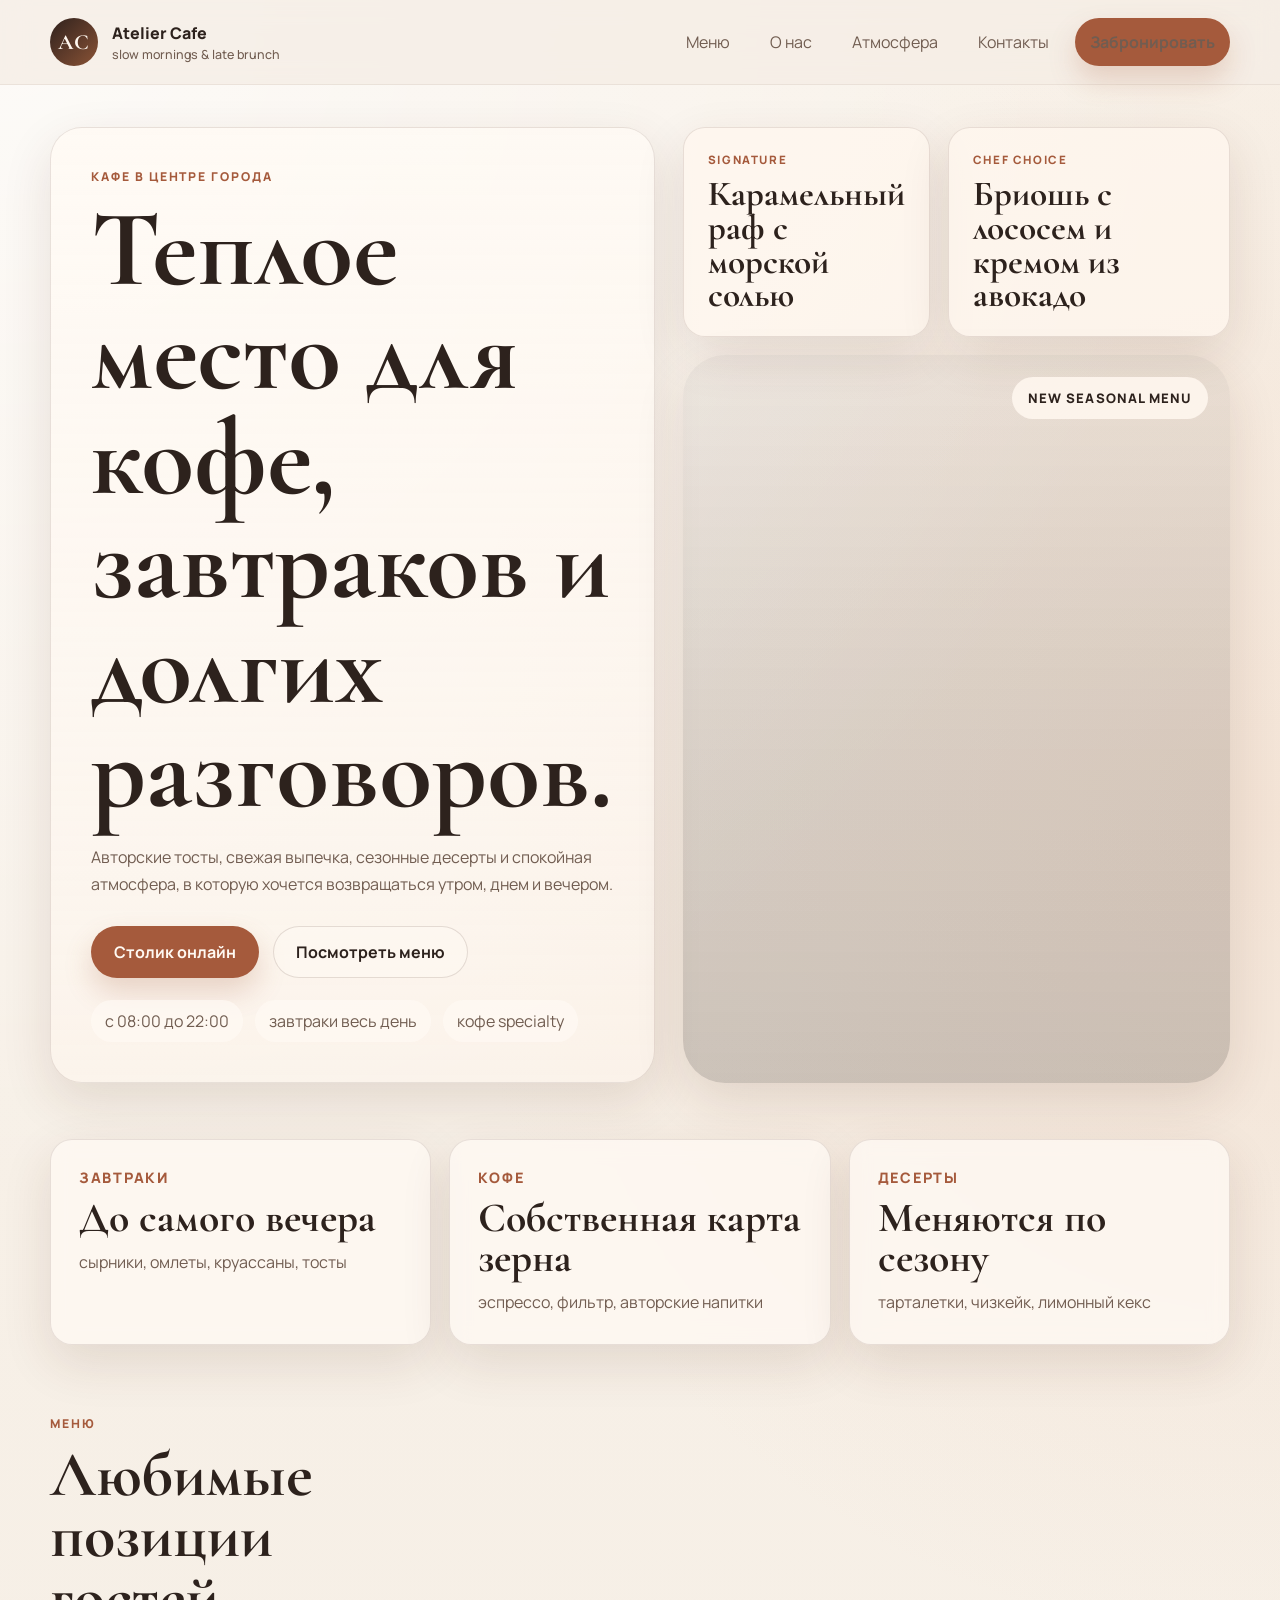
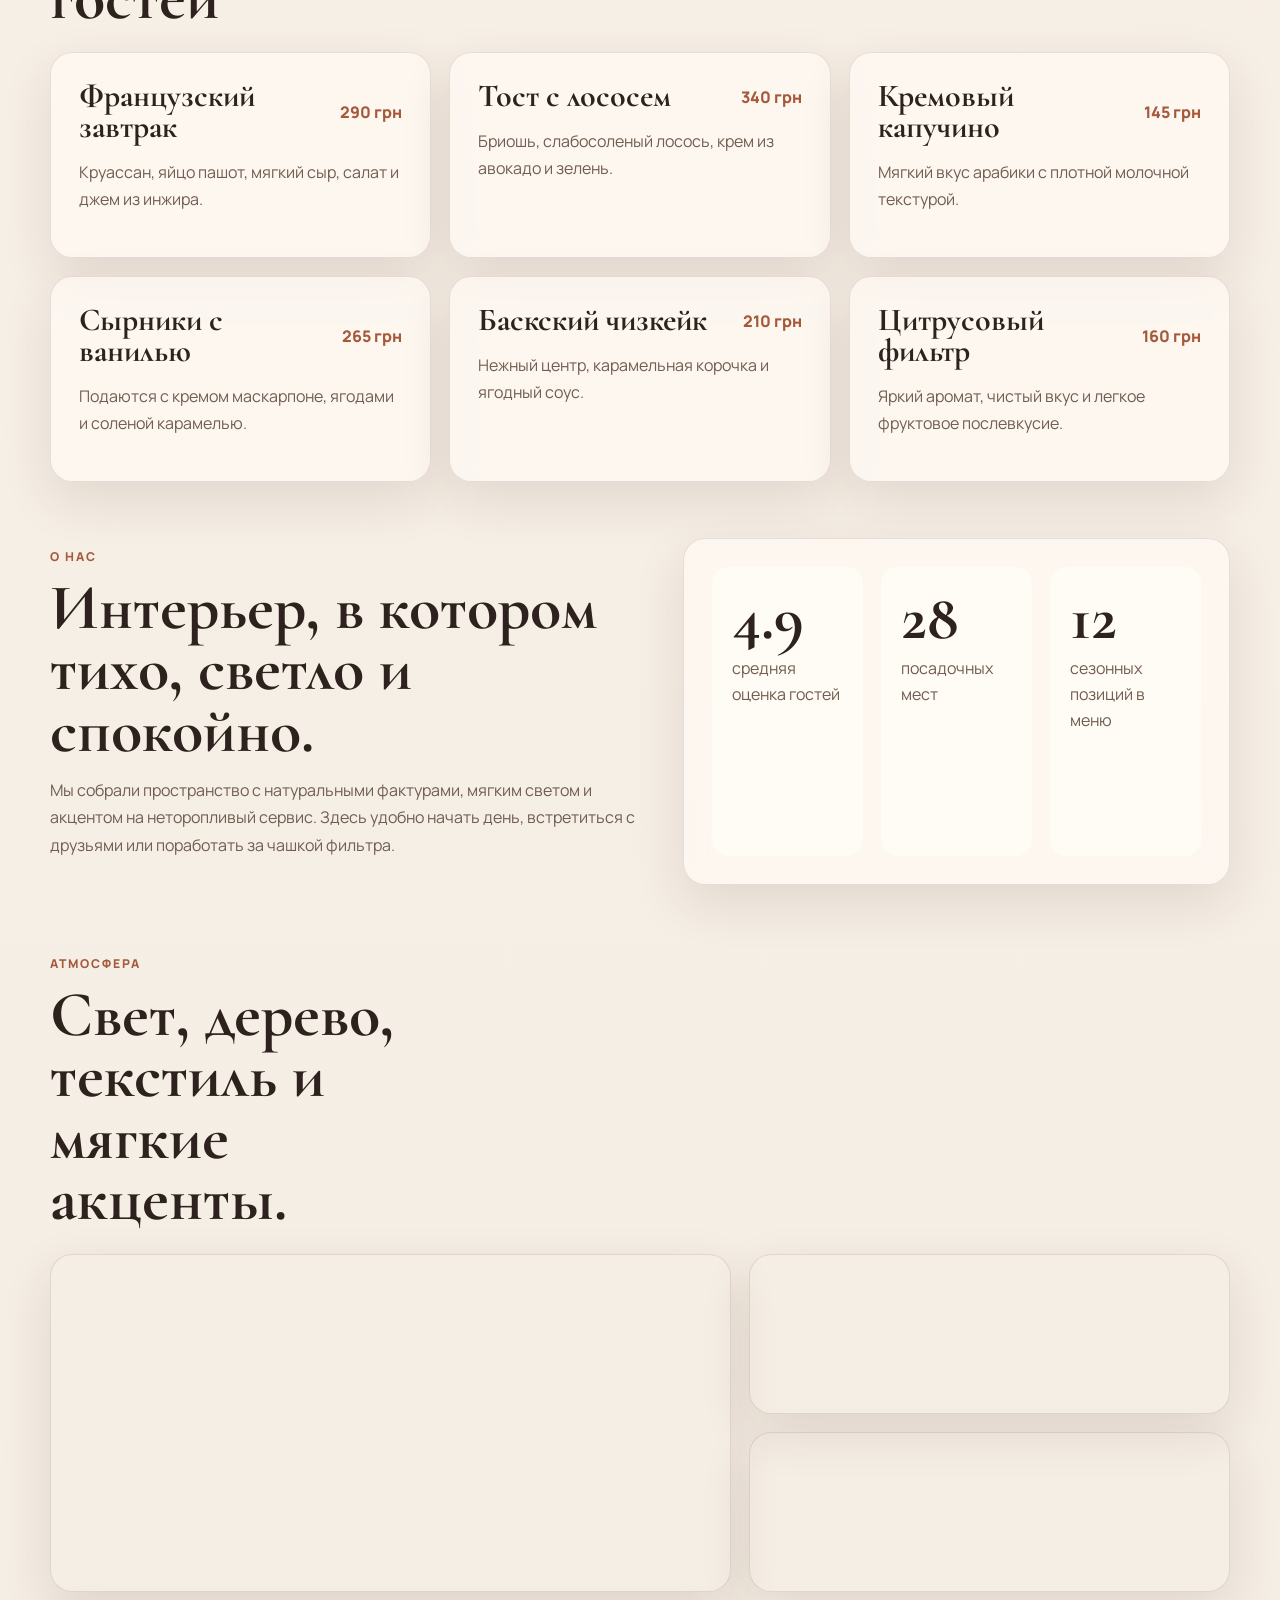
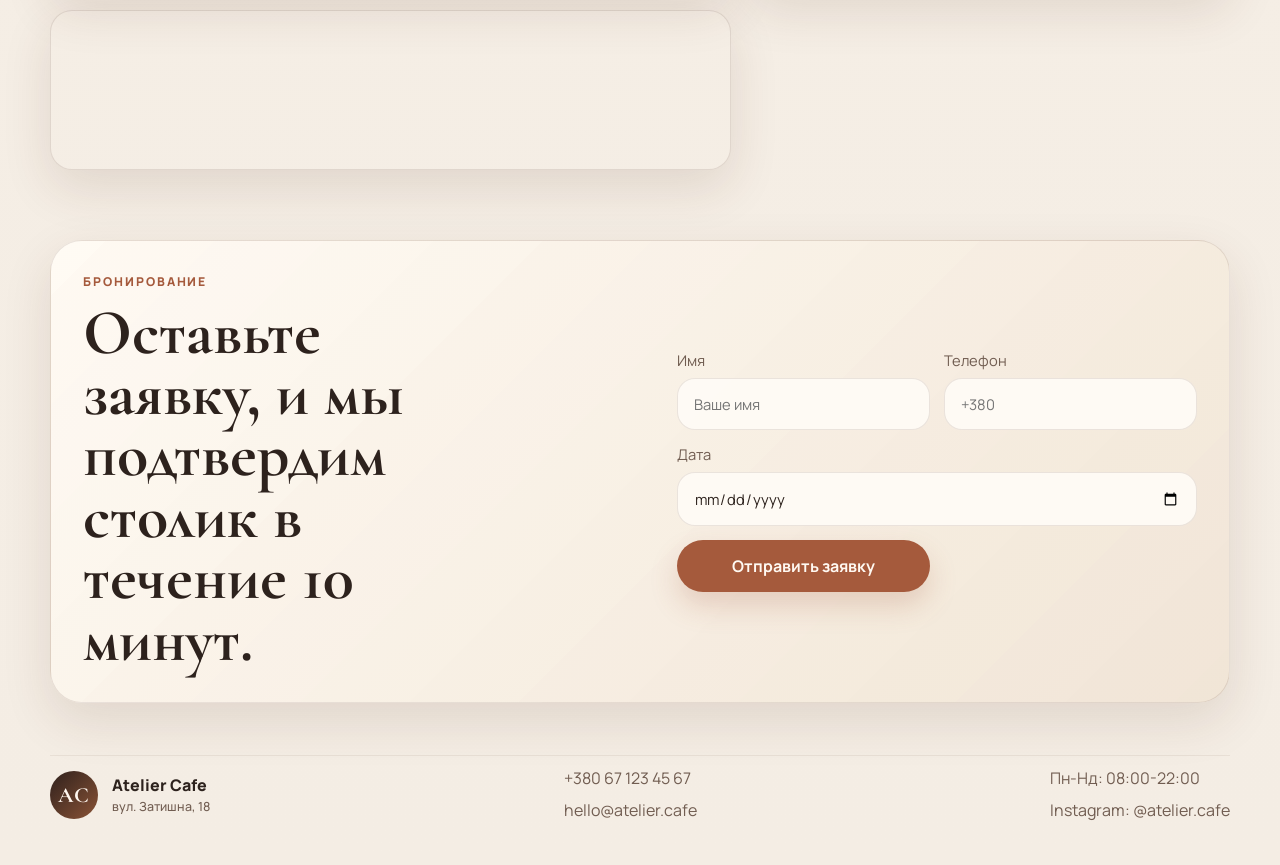
<file: app.html/app.html>
<!DOCTYPE html>
<html lang="ru">
  <head>
    <meta charset="UTF-8" />
    <meta name="viewport" content="width=device-width, initial-scale=1.0" />
    <title>Atelier Cafe</title>
    <meta
      name="description"
      content="Уютное городское кафе с авторскими завтраками, кофе и десертами."
    />
    <link rel="preconnect" href="https://fonts.googleapis.com" />
    <link rel="preconnect" href="https://fonts.gstatic.com" crossorigin />
    <link
      href="https://fonts.googleapis.com/css2?family=Manrope:wght@400;500;600;700;800&family=Cormorant+Garamond:wght@500;600;700&display=swap"
      rel="stylesheet"
    />
    <link rel="stylesheet" href="./style.css" />
  </head>
  <body>
    <div class="page-shell">
      <header class="header">
        <div class="container header__inner">
          <a class="logo" href="#home">
            <span class="logo__mark">AC</span>
            <span class="logo__text">
              Atelier Cafe
              <small>slow mornings & late brunch</small>
            </span>
          </a>

          <button
            class="menu-toggle"
            type="button"
            aria-label="Открыть меню"
            aria-expanded="false"
            aria-controls="site-menu"
          >
            <span></span>
            <span></span>
          </button>

          <nav class="nav" id="site-menu">
            <a href="#menu">Меню</a>
            <a href="#about">О нас</a>
            <a href="#gallery">Атмосфера</a>
            <a href="#contacts">Контакты</a>
            <a class="nav__button" href="#booking">Забронировать</a>
          </nav>
        </div>
      </header>

      <main id="home">
        <section class="hero">
          <div class="container hero__grid">
            <div class="hero__content reveal">
              <p class="eyebrow">Кафе в центре города</p>
              <h1>Теплое место для кофе, завтраков и долгих разговоров.</h1>
              <p class="hero__text">
                Авторские тосты, свежая выпечка, сезонные десерты и спокойная
                атмосфера, в которую хочется возвращаться утром, днем и вечером.
              </p>
              <div class="hero__actions">
                <a class="button button--primary" href="#booking">Столик онлайн</a>
                <a class="button button--ghost" href="#menu">Посмотреть меню</a>
              </div>
              <ul class="hero__facts">
                <li>с 08:00 до 22:00</li>
                <li>завтраки весь день</li>
                <li>кофе specialty</li>
              </ul>
            </div>

            <div class="hero__visual reveal reveal--delay">
              <div class="hero-card hero-card--tall">
                <span>signature</span>
                <strong>Карамельный раф с морской солью</strong>
              </div>
              <div class="hero-card hero-card--accent">
                <span>chef choice</span>
                <strong>Бриошь с лососем и кремом из авокадо</strong>
              </div>
              <div class="hero-photo">
                <div class="hero-photo__badge">new seasonal menu</div>
              </div>
            </div>
          </div>
        </section>

        <section class="highlights">
          <div class="container highlights__grid">
            <article class="highlight-card reveal">
              <p>Завтраки</p>
              <h2>До самого вечера</h2>
              <span>сырники, омлеты, круассаны, тосты</span>
            </article>
            <article class="highlight-card reveal reveal--delay">
              <p>Кофе</p>
              <h2>Собственная карта зерна</h2>
              <span>эспрессо, фильтр, авторские напитки</span>
            </article>
            <article class="highlight-card reveal reveal--long">
              <p>Десерты</p>
              <h2>Меняются по сезону</h2>
              <span>тарталетки, чизкейк, лимонный кекс</span>
            </article>
          </div>
        </section>

        <section class="menu-section" id="menu">
          <div class="container">
            <div class="section-heading reveal">
              <p class="eyebrow">Меню</p>
              <h2>Любимые позиции гостей</h2>
            </div>

            <div class="menu-grid">
              <article class="menu-card reveal">
                <div class="menu-card__top">
                  <h3>Французский завтрак</h3>
                  <span>290 грн</span>
                </div>
                <p>Круассан, яйцо пашот, мягкий сыр, салат и джем из инжира.</p>
              </article>
              <article class="menu-card reveal reveal--delay">
                <div class="menu-card__top">
                  <h3>Тост с лососем</h3>
                  <span>340 грн</span>
                </div>
                <p>Бриошь, слабосоленый лосось, крем из авокадо и зелень.</p>
              </article>
              <article class="menu-card reveal reveal--long">
                <div class="menu-card__top">
                  <h3>Кремовый капучино</h3>
                  <span>145 грн</span>
                </div>
                <p>Мягкий вкус арабики с плотной молочной текстурой.</p>
              </article>
              <article class="menu-card reveal">
                <div class="menu-card__top">
                  <h3>Сырники с ванилью</h3>
                  <span>265 грн</span>
                </div>
                <p>Подаются с кремом маскарпоне, ягодами и соленой карамелью.</p>
              </article>
              <article class="menu-card reveal reveal--delay">
                <div class="menu-card__top">
                  <h3>Баскский чизкейк</h3>
                  <span>210 грн</span>
                </div>
                <p>Нежный центр, карамельная корочка и ягодный соус.</p>
              </article>
              <article class="menu-card reveal reveal--long">
                <div class="menu-card__top">
                  <h3>Цитрусовый фильтр</h3>
                  <span>160 грн</span>
                </div>
                <p>Яркий аромат, чистый вкус и легкое фруктовое послевкусие.</p>
              </article>
            </div>
          </div>
        </section>

        <section class="about-section" id="about">
          <div class="container about-section__grid">
            <div class="about-section__content reveal">
              <p class="eyebrow">О нас</p>
              <h2>Интерьер, в котором тихо, светло и спокойно.</h2>
              <p>
                Мы собрали пространство с натуральными фактурами, мягким светом
                и акцентом на неторопливый сервис. Здесь удобно начать день,
                встретиться с друзьями или поработать за чашкой фильтра.
              </p>
            </div>
            <div class="about-metrics reveal reveal--delay">
              <div>
                <strong>4.9</strong>
                <span>средняя оценка гостей</span>
              </div>
              <div>
                <strong>28</strong>
                <span>посадочных мест</span>
              </div>
              <div>
                <strong>12</strong>
                <span>сезонных позиций в меню</span>
              </div>
            </div>
          </div>
        </section>

        <section class="gallery-section" id="gallery">
          <div class="container">
            <div class="section-heading reveal">
              <p class="eyebrow">Атмосфера</p>
              <h2>Свет, дерево, текстиль и мягкие акценты.</h2>
            </div>
            <div class="gallery-grid">
              <div class="gallery-tile gallery-tile--large reveal"></div>
              <div class="gallery-tile reveal reveal--delay"></div>
              <div class="gallery-tile reveal reveal--long"></div>
              <div class="gallery-tile gallery-tile--wide reveal"></div>
            </div>
          </div>
        </section>

        <section class="booking-section" id="booking">
          <div class="container booking-section__box reveal">
            <div>
              <p class="eyebrow">Бронирование</p>
              <h2>Оставьте заявку, и мы подтвердим столик в течение 10 минут.</h2>
            </div>
            <form class="booking-form">
              <label>
                <span>Имя</span>
                <input type="text" placeholder="Ваше имя" />
              </label>
              <label>
                <span>Телефон</span>
                <input type="tel" placeholder="+380" />
              </label>
              <label>
                <span>Дата</span>
                <input type="date" />
              </label>
              <button class="button button--primary" type="submit">
                Отправить заявку
              </button>
            </form>
          </div>
        </section>
      </main>

      <footer class="footer" id="contacts">
        <div class="container footer__grid">
          <div>
            <a class="logo logo--footer" href="#home">
              <span class="logo__mark">AC</span>
              <span class="logo__text">
                Atelier Cafe
                <small>вул. Затишна, 18</small>
              </span>
            </a>
          </div>
          <div class="footer__info">
            <a href="tel:+380671234567">+380 67 123 45 67</a>
            <a href="mailto:hello@atelier.cafe">hello@atelier.cafe</a>
          </div>
          <div class="footer__info">
            <span>Пн-Нд: 08:00-22:00</span>
            <span>Instagram: @atelier.cafe</span>
          </div>
        </div>
      </footer>
    </div>

    <script src="./script.js"></script>
  </body>
</html>
</file>
<file: app.html/style.css>
:root {
    --bg: #f4ede4;
    --bg-soft: #efe2d2;
    --surface: rgba(255, 250, 244, 0.72);
    --surface-strong: #fff9f2;
    --text: #2d221d;
    --muted: #715d51;
    --accent: #a55a3c;
    --accent-dark: #7d3f28;
    --line: rgba(74, 46, 34, 0.12);
    --shadow: 0 18px 50px rgba(80, 44, 24, 0.12);
    --radius-lg: 32px;
    --radius-md: 22px;
    --radius-sm: 16px;
    --container: min(1180px, calc(100% - 32px));
    --transition: 240ms ease;
  }
  
  * {
    box-sizing: border-box;
  }
  
  html {
    scroll-behavior: smooth;
  }
  
  body {
    margin: 0;
    min-width: 320px;
    font-family: "Manrope", sans-serif;
    color: var(--text);
    background:
      radial-gradient(circle at top left, rgba(255, 255, 255, 0.7), transparent 28%),
      radial-gradient(circle at right 20%, rgba(224, 167, 132, 0.18), transparent 24%),
      linear-gradient(180deg, #f8f1e8 0%, var(--bg) 100%);
  }
  
  img {
    display: block;
    max-width: 100%;
  }
  
  a {
    color: inherit;
    text-decoration: none;
  }
  
  button,
  input {
    font: inherit;
  }
  
  .page-shell {
    overflow: clip;
  }
  
  .container {
    width: var(--container);
    margin: 0 auto;
  }
  
  .header {
    position: sticky;
    top: 0;
    z-index: 20;
    padding: 18px 0;
    backdrop-filter: blur(14px);
    background: rgba(244, 237, 228, 0.74);
    border-bottom: 1px solid rgba(90, 62, 47, 0.08);
  }
  
  .header__inner,
  .footer__grid,
  .hero__facts,
  .menu-card__top,
  .booking-section__box,
  .nav,
  .hero__actions {
    display: flex;
    align-items: center;
  }
  
  .header__inner,
  .footer__grid,
  .booking-section__box {
    justify-content: space-between;
  }
  
  .logo {
    display: inline-flex;
    align-items: center;
    gap: 14px;
  }
  
  .logo__mark {
    display: grid;
    place-items: center;
    width: 48px;
    height: 48px;
    border-radius: 50%;
    background: linear-gradient(135deg, #2f211d 0%, #8a5336 100%);
    color: #fff7ef;
    font-family: "Cormorant Garamond", serif;
    font-size: 1.35rem;
    font-weight: 700;
    letter-spacing: 0.06em;
  }
  
  .logo__text {
    display: grid;
    gap: 2px;
    font-weight: 800;
  }
  
  .logo__text small {
    color: var(--muted);
    font-size: 0.78rem;
    font-weight: 500;
  }
  
  .nav {
    gap: 12px;
  }
  
  .nav a {
    padding: 12px 14px;
    border-radius: 999px;
    color: var(--muted);
    transition:
      color var(--transition),
      background-color var(--transition),
      transform var(--transition);
  }
  
  .nav a:hover,
  .nav a:focus-visible {
    color: var(--text);
    background: rgba(255, 250, 244, 0.72);
    transform: translateY(-1px);
  }
  
  .nav__button,
  .button {
    display: inline-flex;
    align-items: center;
    justify-content: center;
    padding: 14px 22px;
    border: 1px solid transparent;
    border-radius: 999px;
    font-weight: 700;
    transition:
      transform var(--transition),
      background-color var(--transition),
      border-color var(--transition),
      box-shadow var(--transition);
  }
  
  .nav__button,
  .button--primary {
    background: var(--accent);
    color: #fff9f2;
    box-shadow: 0 14px 28px rgba(165, 90, 60, 0.22);
  }
  
  .nav__button:hover,
  .button--primary:hover,
  .button--primary:focus-visible,
  .nav__button:focus-visible {
    transform: translateY(-2px);
    background: var(--accent-dark);
  }
  
  .button--ghost {
    border-color: rgba(72, 41, 30, 0.14);
    color: var(--text);
    background: rgba(255, 250, 244, 0.44);
  }
  
  .button--ghost:hover,
  .button--ghost:focus-visible {
    transform: translateY(-2px);
    background: rgba(255, 250, 244, 0.86);
  }
  
  .menu-toggle {
    display: none;
    width: 52px;
    height: 52px;
    padding: 0;
    border: 0;
    border-radius: 50%;
    background: rgba(255, 250, 244, 0.72);
    box-shadow: var(--shadow);
  }
  
  .menu-toggle span {
    display: block;
    width: 18px;
    height: 2px;
    margin: 0 auto;
    background: var(--text);
    transition: transform var(--transition), opacity var(--transition);
  }
  
  .menu-toggle span + span {
    margin-top: 5px;
  }
  
  .hero,
  .menu-section,
  .gallery-section,
  .booking-section {
    padding: 42px 0 28px;
  }
  
  .highlights,
  .about-section {
    padding: 28px 0;
  }
  
  .hero__grid,
  .about-section__grid {
    display: grid;
    grid-template-columns: minmax(0, 1.05fr) minmax(0, 0.95fr);
    gap: 28px;
    align-items: stretch;
  }
  
  .hero__content,
  .booking-section__box,
  .highlight-card,
  .menu-card,
  .about-metrics,
  .gallery-tile,
  .hero-card {
    border: 1px solid var(--line);
    box-shadow: var(--shadow);
  }
  
  .hero__content {
    padding: 40px;
    border-radius: var(--radius-lg);
    background: linear-gradient(180deg, rgba(255, 250, 244, 0.8), rgba(255, 246, 238, 0.55));
  }
  
  .eyebrow {
    margin: 0 0 12px;
    color: var(--accent);
    letter-spacing: 0.16em;
    text-transform: uppercase;
    font-size: 0.76rem;
    font-weight: 800;
  }
  
  h1,
  h2,
  h3,
  strong {
    margin: 0;
    font-family: "Cormorant Garamond", serif;
    line-height: 0.96;
  }
  
  h1 {
    max-width: 10ch;
    font-size: clamp(3.4rem, 9vw, 6.8rem);
    margin-bottom: 20px;
  }
  
  h2 {
    font-size: clamp(2.2rem, 5vw, 4rem);
  }
  
  h3 {
    font-size: 2rem;
  }
  
  .hero__text,
  .about-section__content p:last-child,
  .menu-card p,
  .highlight-card span {
    color: var(--muted);
    line-height: 1.7;
    font-size: 1rem;
  }
  
  .hero__actions {
    gap: 14px;
    margin: 28px 0 22px;
    flex-wrap: wrap;
  }
  
  .hero__facts {
    gap: 12px;
    flex-wrap: wrap;
    padding: 0;
    margin: 0;
    list-style: none;
  }
  
  .hero__facts li {
    padding: 10px 14px;
    border-radius: 999px;
    background: rgba(255, 250, 244, 0.72);
    color: var(--muted);
  }
  
  .hero__visual {
    position: relative;
    min-height: 620px;
    display: grid;
    grid-template-columns: 0.7fr 1fr;
    grid-template-rows: auto 1fr;
    gap: 18px;
  }
  
  .hero-card {
    padding: 24px;
    border-radius: var(--radius-md);
    background: rgba(255, 247, 239, 0.72);
  }
  
  .hero-card span {
    display: block;
    margin-bottom: 10px;
    color: var(--accent);
    text-transform: uppercase;
    letter-spacing: 0.14em;
    font-size: 0.72rem;
    font-weight: 800;
  }
  
  .hero-card strong {
    font-size: 2.2rem;
  }
  
  .hero-card--tall {
    align-self: start;
  }
  
  .hero-card--accent {
    align-self: end;
  }
  
  .hero-photo {
    grid-column: 1 / -1;
    min-height: 390px;
    border-radius: calc(var(--radius-lg) + 10px);
    background:
      linear-gradient(180deg, rgba(33, 23, 17, 0.06), rgba(33, 23, 17, 0.2)),
      url("https://images.unsplash.com/photo-1509042239860-f550ce710b93?auto=format&fit=crop&w=1200&q=80")
        center/cover;
    box-shadow: var(--shadow);
    position: relative;
    overflow: hidden;
  }
  
  .hero-photo::after {
    content: "";
    position: absolute;
    inset: auto -20% -34% auto;
    width: 240px;
    height: 240px;
    border-radius: 50%;
    background: radial-gradient(circle, rgba(255, 255, 255, 0.46), transparent 70%);
  }
  
  .hero-photo__badge {
    position: absolute;
    top: 22px;
    right: 22px;
    padding: 12px 16px;
    border-radius: 999px;
    background: rgba(255, 248, 239, 0.88);
    font-size: 0.82rem;
    font-weight: 800;
    letter-spacing: 0.08em;
    text-transform: uppercase;
  }
  
  .highlights__grid,
  .menu-grid,
  .gallery-grid {
    display: grid;
    gap: 18px;
  }
  
  .highlights__grid {
    grid-template-columns: repeat(3, minmax(0, 1fr));
  }
  
  .highlight-card,
  .menu-card,
  .about-metrics {
    padding: 28px;
    border-radius: var(--radius-md);
    background: var(--surface);
    backdrop-filter: blur(10px);
    transition:
      transform var(--transition),
      box-shadow var(--transition),
      border-color var(--transition);
  }
  
  .highlight-card:hover,
  .menu-card:hover,
  .gallery-tile:hover {
    transform: translateY(-6px);
    box-shadow: 0 22px 48px rgba(85, 49, 30, 0.16);
    border-color: rgba(165, 90, 60, 0.28);
  }
  
  .highlight-card p {
    margin: 0 0 12px;
    color: var(--accent);
    font-size: 0.9rem;
    font-weight: 800;
    text-transform: uppercase;
    letter-spacing: 0.12em;
  }
  
  .highlight-card h2 {
    font-size: clamp(1.8rem, 4vw, 2.6rem);
    margin-bottom: 10px;
  }
  
  .section-heading {
    margin-bottom: 24px;
  }
  
  .section-heading h2 {
    max-width: 12ch;
  }
  
  .menu-grid {
    grid-template-columns: repeat(3, minmax(0, 1fr));
  }
  
  .menu-card__top {
    justify-content: space-between;
    gap: 20px;
    margin-bottom: 14px;
  }
  
  .menu-card__top span {
    color: var(--accent);
    font-weight: 800;
    white-space: nowrap;
  }
  
  .about-section__content {
    padding: 10px 0;
  }
  
  .about-metrics {
    display: grid;
    grid-template-columns: repeat(3, minmax(0, 1fr));
    gap: 18px;
    align-items: stretch;
  }
  
  .about-metrics div {
    padding: 20px;
    border-radius: var(--radius-sm);
    background: rgba(255, 252, 247, 0.72);
  }
  
  .about-metrics strong {
    display: block;
    margin-bottom: 8px;
    font-size: clamp(2.8rem, 5vw, 4rem);
  }
  
  .about-metrics span,
  .footer__info,
  .footer__info a {
    color: var(--muted);
    line-height: 1.6;
  }
  
  .gallery-grid {
    grid-template-columns: repeat(12, 1fr);
    grid-auto-rows: 160px;
  }
  
  .gallery-tile {
    border-radius: var(--radius-md);
    overflow: hidden;
    background-size: cover;
    background-position: center;
    transition:
      transform var(--transition),
      box-shadow var(--transition),
      border-color var(--transition),
      filter var(--transition);
  }
  
  .gallery-tile:hover {
    filter: saturate(1.08);
  }
  
  .gallery-tile:nth-child(1) {
    background-image: url("https://images.unsplash.com/photo-1517248135467-4c7edcad34c4?auto=format&fit=crop&w=900&q=80");
  }
  
  .gallery-tile:nth-child(2) {
    background-image: url("https://images.unsplash.com/photo-1521017432531-fbd92d768814?auto=format&fit=crop&w=900&q=80");
  }
  
  .gallery-tile:nth-child(3) {
    background-image: url("https://images.unsplash.com/photo-1466978913421-dad2ebd01d17?auto=format&fit=crop&w=900&q=80");
  }
  
  .gallery-tile:nth-child(4) {
    background-image: url("https://images.unsplash.com/photo-1554118811-1e0d58224f24?auto=format&fit=crop&w=1200&q=80");
  }
  
  .gallery-tile--large {
    grid-column: span 7;
    grid-row: span 2;
  }
  
  .gallery-tile:not(.gallery-tile--large):not(.gallery-tile--wide) {
    grid-column: span 5;
  }
  
  .gallery-tile--wide {
    grid-column: span 7;
  }
  
  .booking-section__box {
    gap: 30px;
    padding: 32px;
    border-radius: var(--radius-lg);
    background:
      linear-gradient(135deg, rgba(255, 250, 244, 0.82), rgba(239, 226, 210, 0.88)),
      rgba(255, 250, 244, 0.75);
  }
  
  .booking-section__box h2 {
    max-width: 12ch;
  }
  
  .booking-form {
    display: grid;
    grid-template-columns: repeat(2, minmax(0, 1fr));
    gap: 14px;
    width: min(520px, 100%);
  }
  
  .booking-form label {
    display: grid;
    gap: 8px;
    color: var(--muted);
    font-size: 0.92rem;
  }
  
  .booking-form label:last-of-type {
    grid-column: span 2;
  }
  
  .booking-form input {
    width: 100%;
    padding: 15px 16px;
    border: 1px solid rgba(90, 62, 47, 0.12);
    border-radius: 18px;
    background: rgba(255, 252, 247, 0.92);
    color: var(--text);
    outline: none;
    transition:
      border-color var(--transition),
      box-shadow var(--transition),
      transform var(--transition);
  }
  
  .booking-form input:focus {
    border-color: rgba(165, 90, 60, 0.48);
    box-shadow: 0 0 0 4px rgba(165, 90, 60, 0.12);
    transform: translateY(-1px);
  }
  
  .footer {
    padding: 24px 0 42px;
  }
  
  .footer__grid {
    gap: 18px;
    padding-top: 10px;
    border-top: 1px solid rgba(90, 62, 47, 0.08);
  }
  
  .footer__info {
    display: grid;
    gap: 6px;
  }
  
  .reveal {
    opacity: 0;
    transform: translateY(28px);
    transition:
      opacity 700ms ease,
      transform 700ms ease;
  }
  
  .reveal--delay {
    transition-delay: 120ms;
  }
  
  .reveal--long {
    transition-delay: 220ms;
  }
  
  .reveal.is-visible {
    opacity: 1;
    transform: translateY(0);
  }
  
  @media (max-width: 1080px) {
    .hero__grid,
    .about-section__grid,
    .booking-section__box,
    .menu-grid {
      grid-template-columns: 1fr;
    }
  
    .hero__visual {
      min-height: auto;
    }
  
    .about-metrics,
    .highlights__grid {
      grid-template-columns: repeat(2, minmax(0, 1fr));
    }
  
    .gallery-tile--large,
    .gallery-tile--wide,
    .gallery-tile:not(.gallery-tile--large):not(.gallery-tile--wide) {
      grid-column: span 6;
    }
  }
  
  @media (max-width: 820px) {
    .header__inner {
      gap: 14px;
      align-items: flex-start;
    }
  
    .menu-toggle {
      display: inline-grid;
      place-content: center;
      flex-shrink: 0;
    }
  
    .nav {
      position: absolute;
      top: calc(100% + 12px);
      right: 16px;
      left: 16px;
      display: grid;
      gap: 10px;
      padding: 14px;
      border-radius: 26px;
      background: rgba(255, 249, 242, 0.96);
      box-shadow: var(--shadow);
      border: 1px solid var(--line);
      opacity: 0;
      pointer-events: none;
      transform: translateY(-8px);
      transition:
        opacity var(--transition),
        transform var(--transition);
    }
  
    .nav.is-open {
      opacity: 1;
      pointer-events: auto;
      transform: translateY(0);
    }
  
    .nav a,
    .nav__button {
      width: 100%;
      justify-content: center;
    }
  
    .hero,
    .menu-section,
    .gallery-section,
    .booking-section,
    .highlights,
    .about-section {
      padding-top: 24px;
    }
  
    .hero__content,
    .highlight-card,
    .menu-card,
    .about-metrics,
    .booking-section__box {
      padding: 24px;
    }
  
    .hero-photo {
      min-height: 320px;
    }
  
    .booking-form,
    .about-metrics,
    .highlights__grid,
    .gallery-grid {
      grid-template-columns: 1fr;
    }
  
    .gallery-grid {
      grid-auto-rows: 220px;
    }
  
    .gallery-tile--large,
    .gallery-tile--wide,
    .gallery-tile:not(.gallery-tile--large):not(.gallery-tile--wide) {
      grid-column: span 1;
      grid-row: span 1;
    }
  
    .booking-form label:last-of-type,
    .booking-form button {
      grid-column: auto;
    }
  
    .footer__grid {
      flex-direction: column;
      align-items: flex-start;
    }
  }
  
  @media (max-width: 560px) {
    .logo__text small {
      display: none;
    }
  
    h1 {
      max-width: none;
    }
  
    .hero__visual {
      grid-template-columns: 1fr;
    }
  
    .hero-card strong {
      font-size: 1.8rem;
    }
  
    .hero-photo {
      min-height: 280px;
    }
  
    .hero__actions .button {
      width: 100%;
    }
  }
  
  @media (prefers-reduced-motion: reduce) {
    html {
      scroll-behavior: auto;
    }
  
    *,
    *::before,
    *::after {
      animation: none !important;
      transition: none !important;
    }
  
    .reveal {
      opacity: 1;
      transform: none;
    }
  }
</file>
